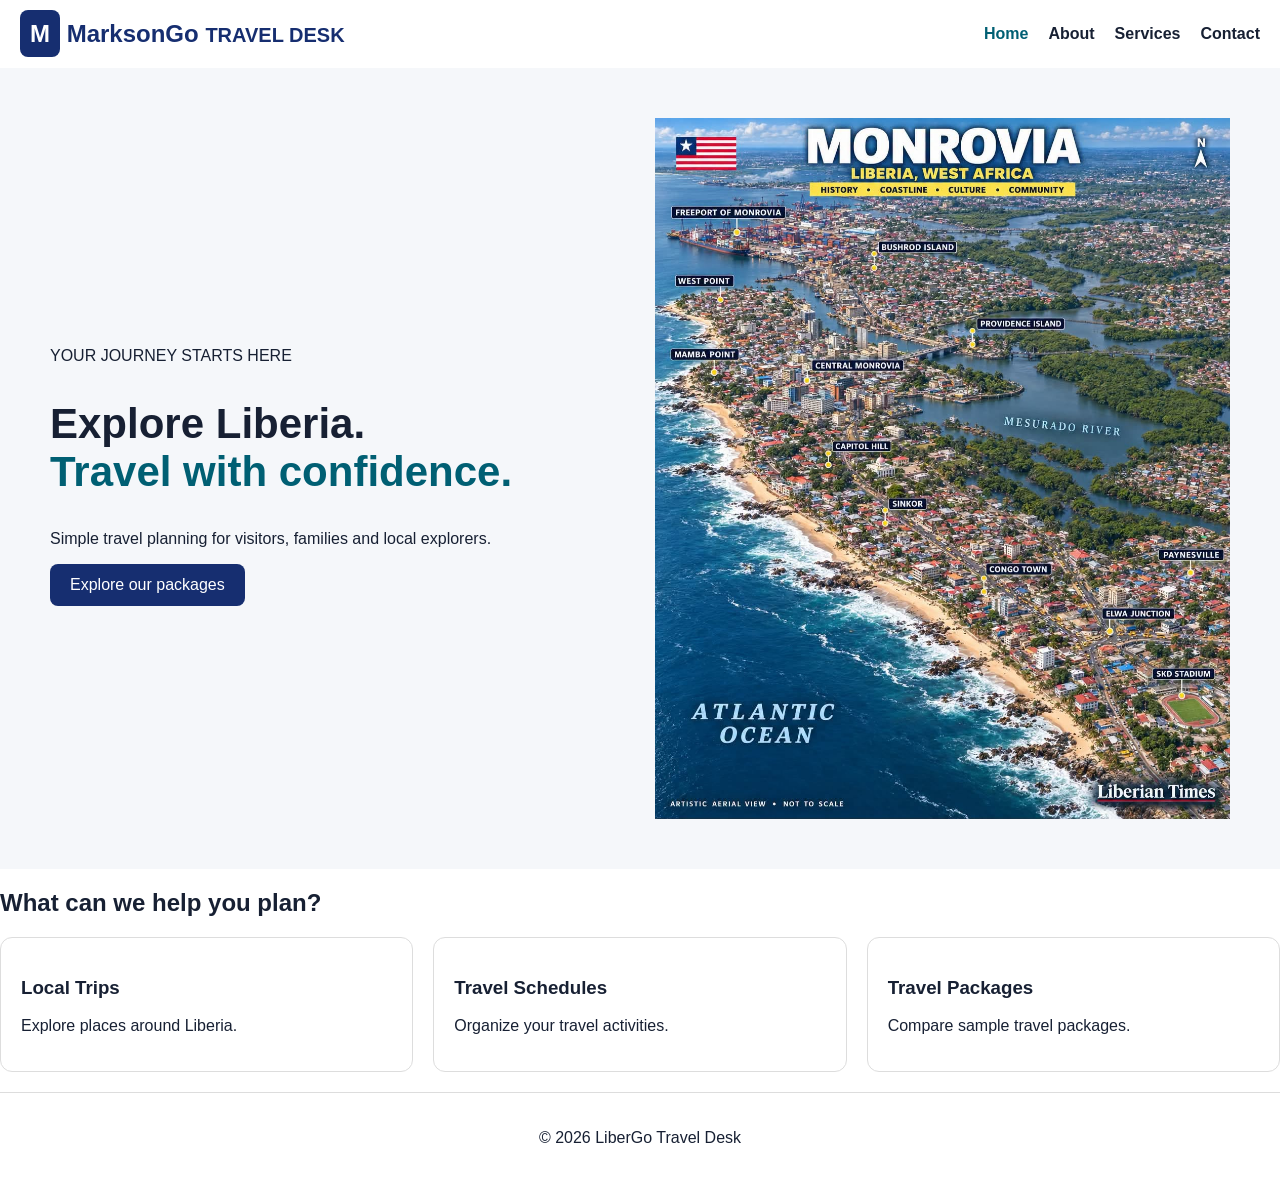
<file: index.html>
<!DOCTYPE html>
<html lang="en">

<head>
    <meta charset="UTF-8">
    <meta name="viewport" content="width=device-width, initial-scale=1.0">
    <title>MarksonGo Travel Desk</title>
    <link rel="stylesheet" href="styles.css">
</head>

<body>

    <header class="site-header">
        <a class="brand" href="index.html">
            <span class="brand-mark">M</span>
            <span>MarksonGo
                <small>TRAVEL DESK</small>
            </span>
        </a>

        <nav class="nav-links">
            <a class="active" href="index.html">Home</a>
            <a href="about.html">About</a>
            <a href="services.html">Services</a>
            <a href="contact.html">Contact</a>
        </nav>
    </header>

    <main>
        <section class="hero">
            <div class="hero-copy">
                <p class="eyebrow">YOUR JOURNEY STARTS HERE</p>

                <h1>
                    Explore Liberia.
                    <br>
                    <span>Travel with confidence.</span>
                </h1>

                <p>
                    Simple travel planning for visitors,
                    families and local explorers.
                </p>

                <a class="button" href="services.html">
                    Explore our packages
                </a>
            </div>

            <img src="images/coastline.jpg" alt="Liberian coastline illustration">
        </section>

        <section class="section">
            <h2>What can we help you plan?</h2>

            <div class="card-grid">
                <article class="card">
                    <h3>Local Trips</h3>
                    <p>Explore places around Liberia.</p>
                    
                </article>

                <article class="card">
                    <h3>Travel Schedules</h3>
                    <p>Organize your travel activities.</p>
                </article>

                <article class="card">
                    <h3>Travel Packages</h3>
                    <p>Compare sample travel packages.</p>
                </article>
            </div>
        </section>
    </main>

    <footer>
        <p>© 2026 LiberGo Travel Desk</p>
    </footer>

</body>

</html>
</file>
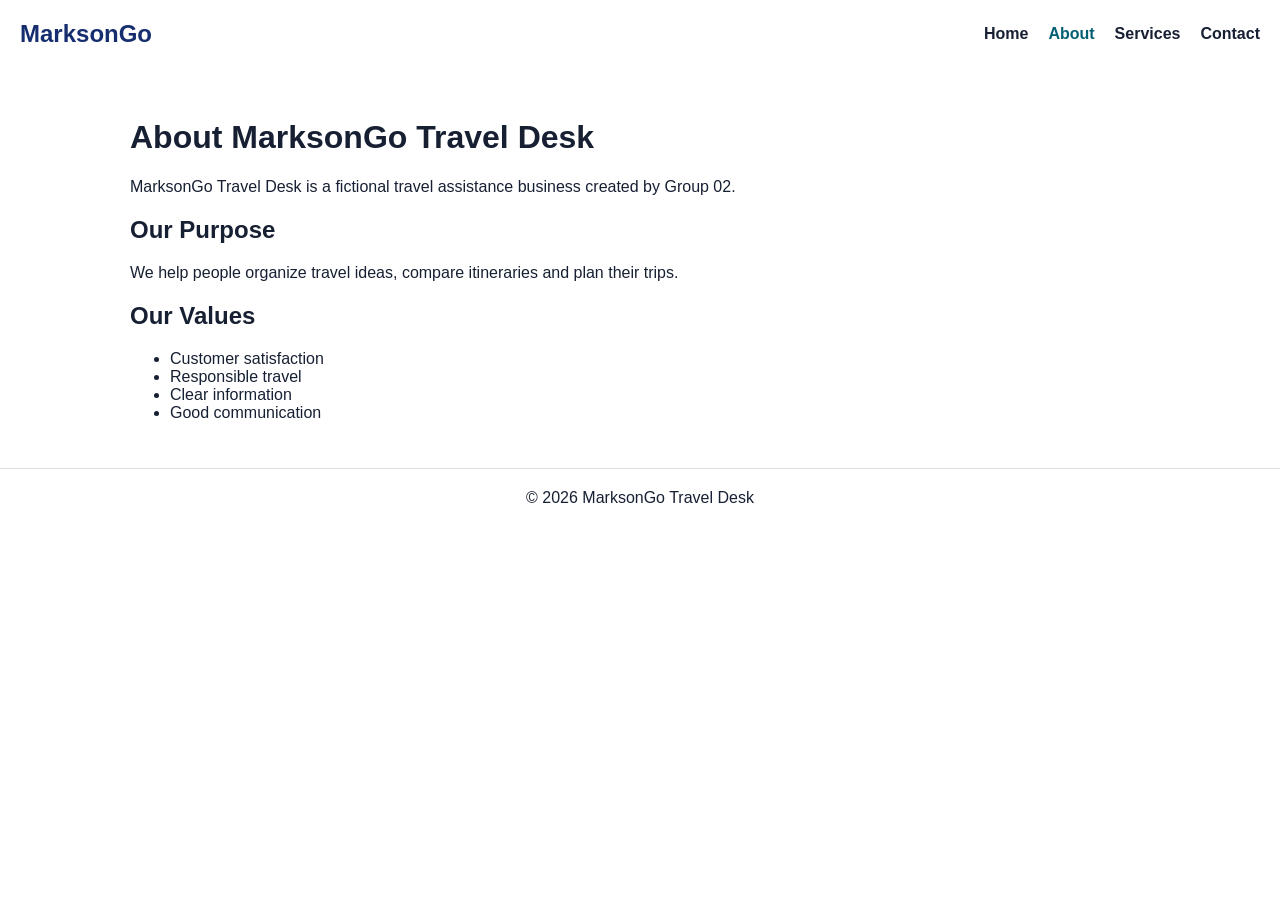
<file: about.html>
<!DOCTYPE html>
<html lang="en">

<head>
    <meta charset="UTF-8">
    <meta name="viewport" content="width=device-width, initial-scale=1.0">
    <title>About MarksonGo</title>
    <link rel="stylesheet" href="styles.css">
</head>

<body>

    <header class="site-header">
        <a href="index.html" class="brand">MarksonGo</a>

        <nav class="nav-links">
            <a href="index.html">Home</a>
            <a class="active" href="about.html">About</a>
            <a href="services.html">Services</a>
            <a href="contact.html">Contact</a>
        </nav>
    </header>

    <main class="inner-page">
        <h1>About MarksonGo Travel Desk</h1>

        <p>
            MarksonGo Travel Desk is a fictional travel
            assistance business created by Group 02.
        </p>

        <h2>Our Purpose</h2>

        <p>
            We help people organize travel ideas,
            compare itineraries and plan their trips.
        </p>

        <h2>Our Values</h2>

        <ul>
            <li>Customer satisfaction</li>
            <li>Responsible travel</li>
            <li>Clear information</li>
            <li>Good communication</li>
        </ul>
    </main>

    <footer>© 2026 MarksonGo Travel Desk</footer>

</body>

</html>
</file>
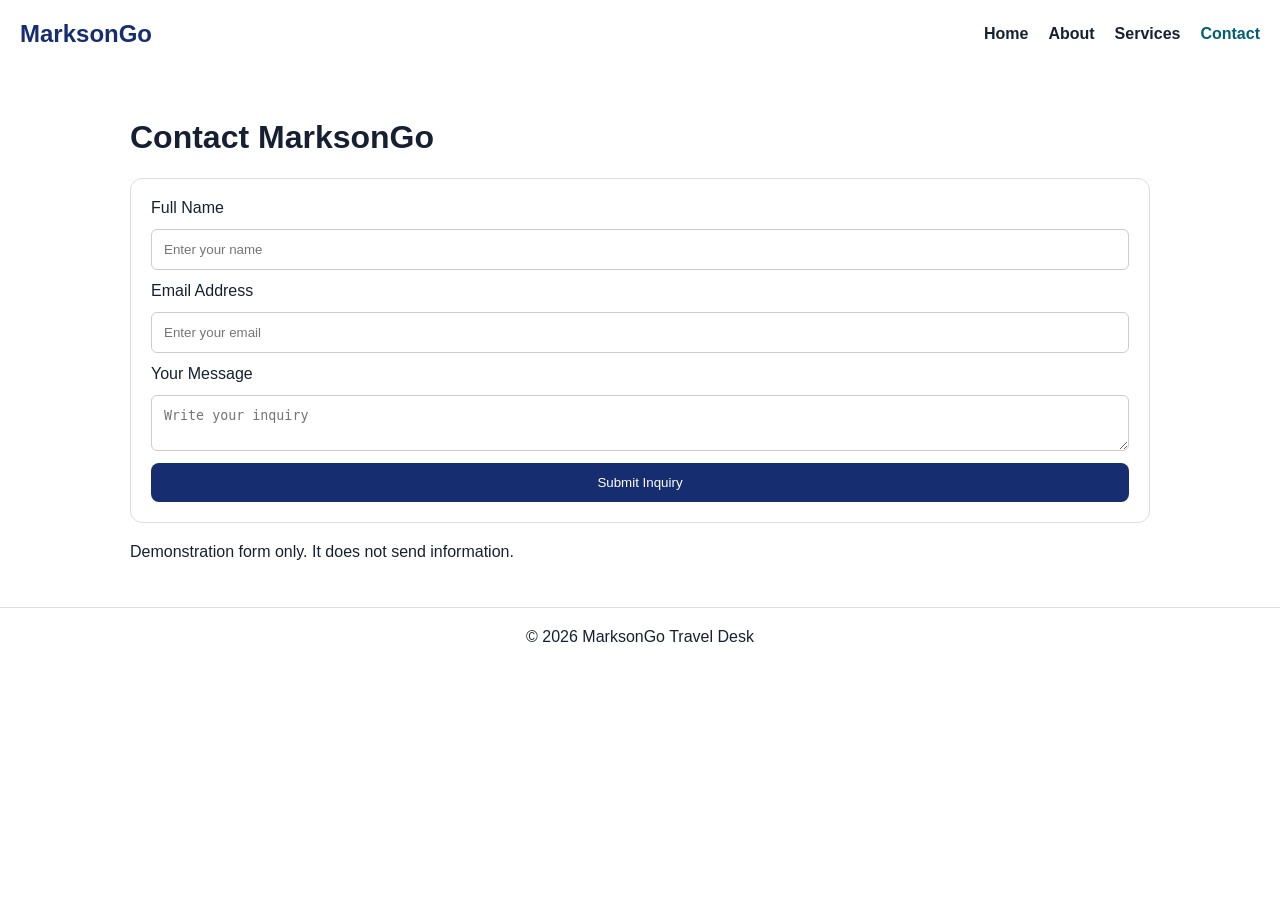
<file: contact.html>
<!DOCTYPE html>
<html lang="en">

<head>
    <meta charset="UTF-8">
    <meta name="viewport" content="width=device-width, initial-scale=1.0">
    <title>Contact Us</title>
    <link rel="stylesheet" href="styles.css">
</head>

<body>

    <header class="site-header">
        <a href="index.html" class="brand">MarksonGo</a>

        <nav class="nav-links">
            <a href="index.html">Home</a>
            <a href="about.html">About</a>
            <a href="services.html">Services</a>
            <a class="active" href="contact.html">Contact</a>
        </nav>
    </header>

    <main class="inner-page">
        <h1>Contact MarksonGo</h1>

        <form class="card inquiry-form">

            <label for="name">Full Name</label>
            <input type="text" id="name" placeholder="Enter your name">

            <label for="email">Email Address</label>
            <input type="email" id="email" placeholder="Enter your email">

            <label for="message">Your Message</label>
            <textarea id="message" placeholder="Write your inquiry"></textarea>

            <button class="button" type="button">
                Submit Inquiry
            </button>

        </form>

        <p class="fine-print">
            Demonstration form only. It does not send information.
        </p>
    </main>

    <footer>© 2026 MarksonGo Travel Desk</footer>

</body>

</html>
</file>
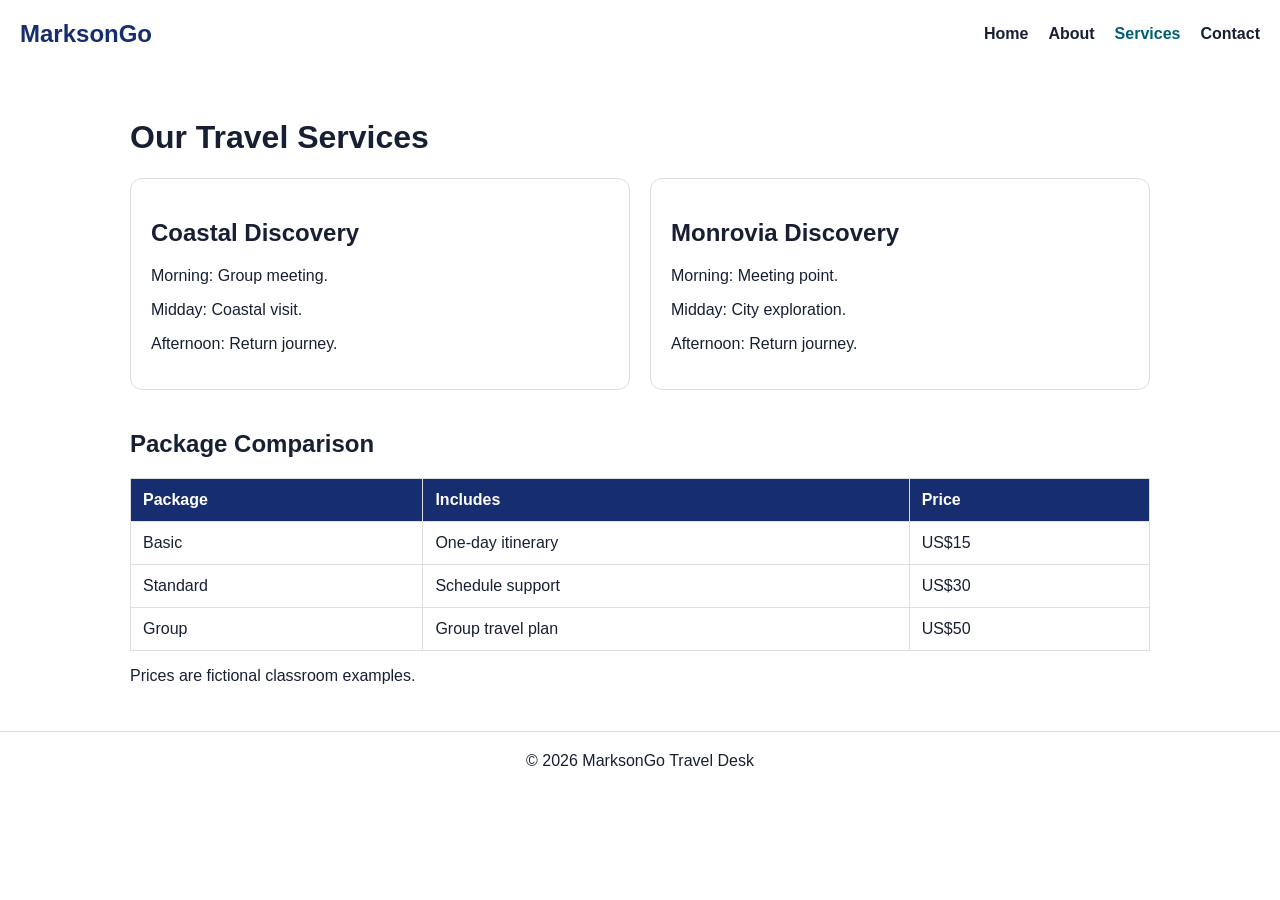
<file: services.html>
<!DOCTYPE html>
<html lang="en">

<head>
    <meta charset="UTF-8">
    <meta name="viewport" content="width=device-width, initial-scale=1.0">
    <title>Our Services</title>
    <link rel="stylesheet" href="styles.css">
</head>

<body>

    <header class="site-header">
        <a href="index.html" class="brand">MarksonGo</a>

        <nav class="nav-links">
            <a href="index.html">Home</a>
            <a href="about.html">About</a>
            <a class="active" href="services.html">Services</a>
            <a href="contact.html">Contact</a>
        </nav>
    </header>

    <main class="inner-page">
        <h1>Our Travel Services</h1>

        <div class="card-grid itinerary-grid">

            <article class="card">
                <h2>Coastal Discovery</h2>
                <p>Morning: Group meeting.</p>
                <p>Midday: Coastal visit.</p>
                <p>Afternoon: Return journey.</p>
            </article>

            <article class="card">
                <h2>Monrovia Discovery</h2>
                <p>Morning: Meeting point.</p>
                <p>Midday: City exploration.</p>
                <p>Afternoon: Return journey.</p>
            </article>

        </div>

        <h2>Package Comparison</h2>

        <table>
            <tr>
                <th>Package</th>
                <th>Includes</th>
                <th>Price</th>
            </tr>

            <tr>
                <td>Basic</td>
                <td>One-day itinerary</td>
                <td>US$15</td>
            </tr>

            <tr>
                <td>Standard</td>
                <td>Schedule support</td>
                <td>US$30</td>
            </tr>

            <tr>
                <td>Group</td>
                <td>Group travel plan</td>
                <td>US$50</td>
            </tr>
        </table>

        <p class="fine-print">
            Prices are fictional classroom examples.
        </p>
    </main>

    <footer>© 2026 MarksonGo Travel Desk</footer>

</body>

</html>
</file>
<file: styles.css>
/* GENERAL STYLING */

* {
    box-sizing: border-box;
}

body {
    margin: 0;
    font-family: Arial, sans-serif;
    color: #172033;
}

/* HEADER */

.site-header {
    display: flex;
    justify-content: space-between;
    align-items: center;
    padding: 20px;
    background: white;
}

.brand {
    color: #162E70;
    font-size: 24px;
    font-weight: bold;
    text-decoration: none;
}

.brand-mark {
    background: #162E70;
    color: white;
    padding: 10px;
    border-radius: 8px;
}

.nav-links {
    display: flex;
    gap: 20px;
}

.nav-links a {
    text-decoration: none;
    color: #172033;
    font-weight: bold;
}

.nav-links a:hover,
.nav-links .active {
    color: #005F73;
}

/* HOME PAGE */

.hero {
    display: grid;
    grid-template-columns: 1fr 1fr;
    align-items: center;
    gap: 30px;
    padding: 50px;
    background: #F5F7FA;
}

.hero img {
    width: 100%;
}

.hero h1 {
    font-size: 42px;
}

.hero h1 span {
    color: #005F73;
}

/* BUTTON */

.button {
    display: inline-block;
    padding: 12px 20px;
    background: #162E70;
    color: white;
    border: none;
    border-radius: 8px;
    text-decoration: none;
}

/* CARDS USING GRID */

.card-grid {
    display: grid;
    grid-template-columns: repeat(3, 1fr);
    gap: 20px;
}

.card {
    padding: 20px;
    border: 1px solid #ddd;
    border-radius: 12px;
    margin-bottom: 20px;
}

/* OTHER PAGES */

.inner-page {
    max-width: 1060px;
    margin: auto;
    padding: 30px 20px;
}

.itinerary-grid {
    grid-template-columns: repeat(2, 1fr);
}

table {
    width: 100%;
    border-collapse: collapse;
}

th,
td {
    padding: 12px;
    border: 1px solid #ddd;
    text-align: left;
}

th {
    background: #162E70;
    color: white;
}

/* CONTACT FORM */

.inquiry-form {
    display: grid;
    gap: 12px;
}

.inquiry-form input,
.inquiry-form textarea {
    padding: 12px;
    border: 1px solid #ccc;
    border-radius: 6px;
    width: 100%;
}

/* FOOTER */

footer {
    padding: 20px;
    text-align: center;
    border-top: 1px solid #ddd;
}

/* MOBILE RESPONSIVENESS */

@media (max-width: 700px) {

    .site-header {
        flex-direction: column;
        gap: 15px;
    }

    .nav-links {
        flex-wrap: wrap;
        justify-content: center;
    }

    .hero {
        grid-template-columns: 1fr;
        padding: 25px;
    }

    .card-grid,
    .itinerary-grid {
        grid-template-columns: 1fr;
    }
}
</file>
